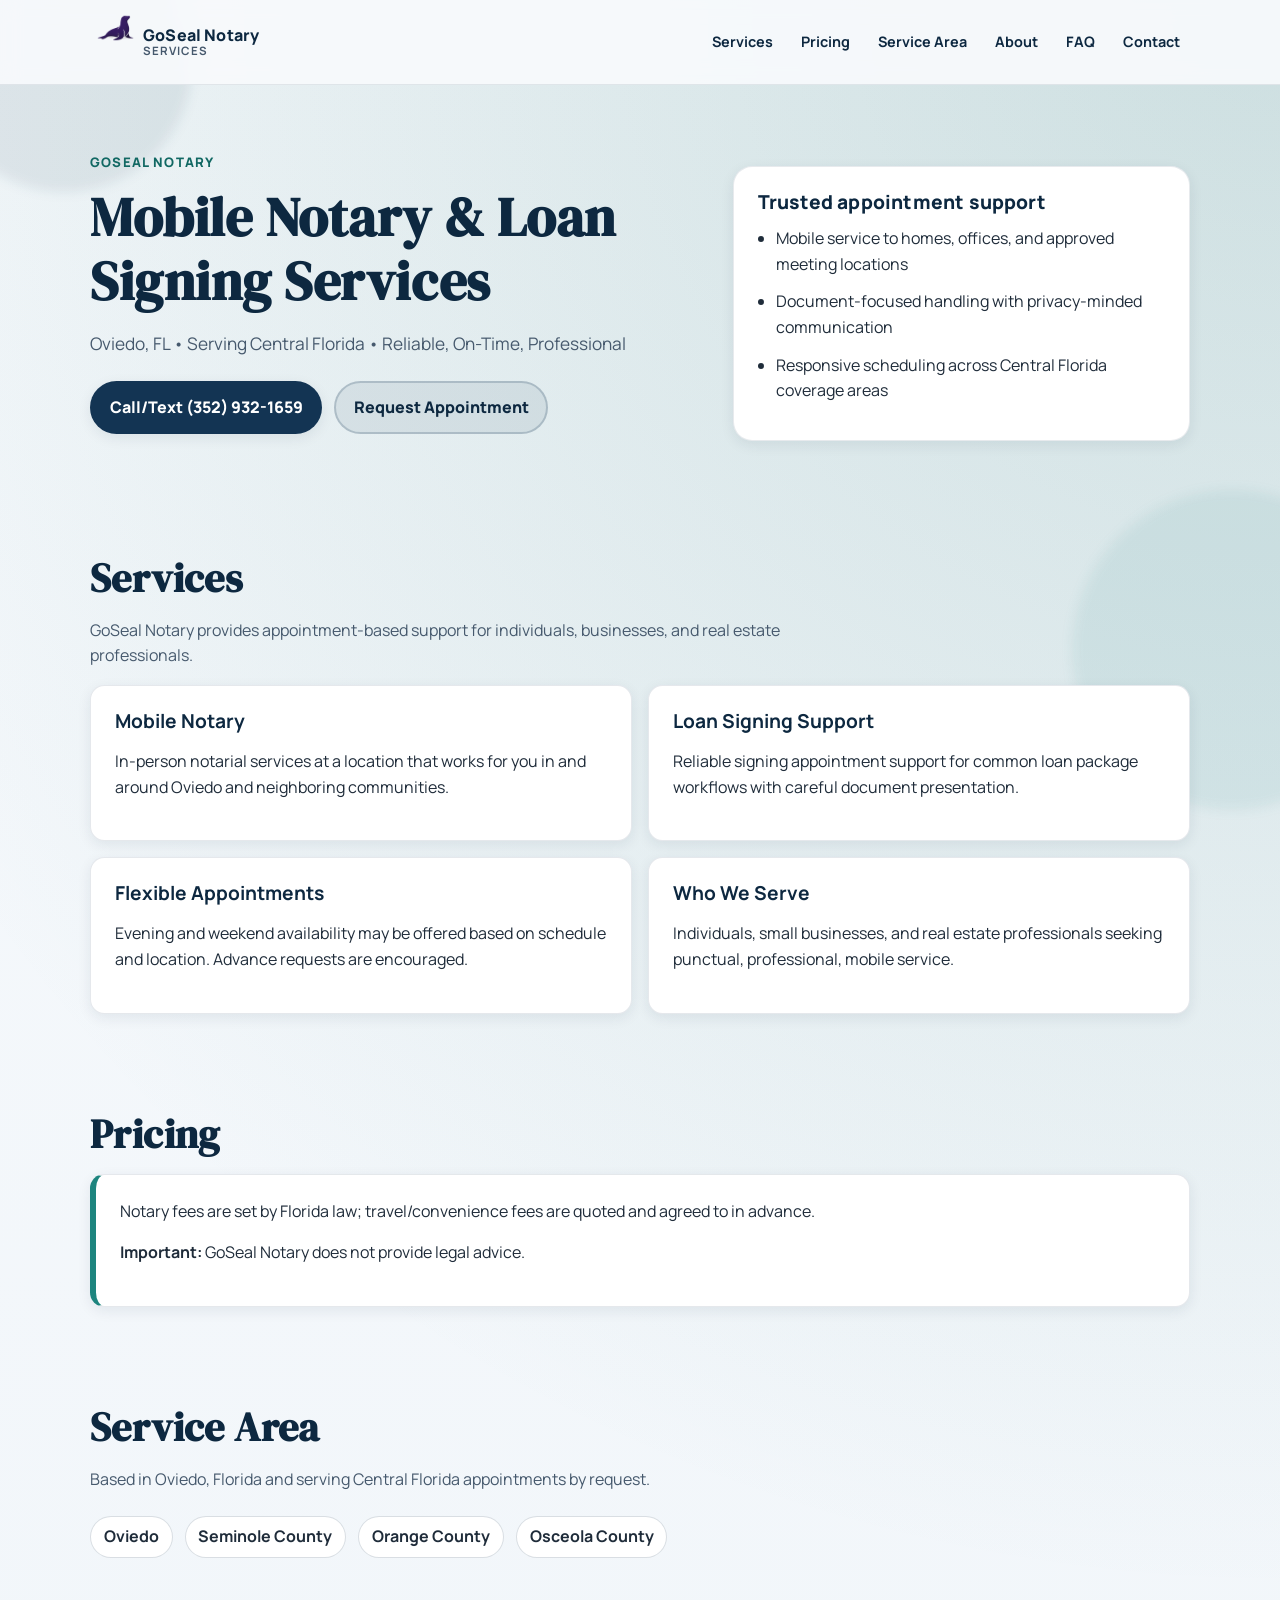
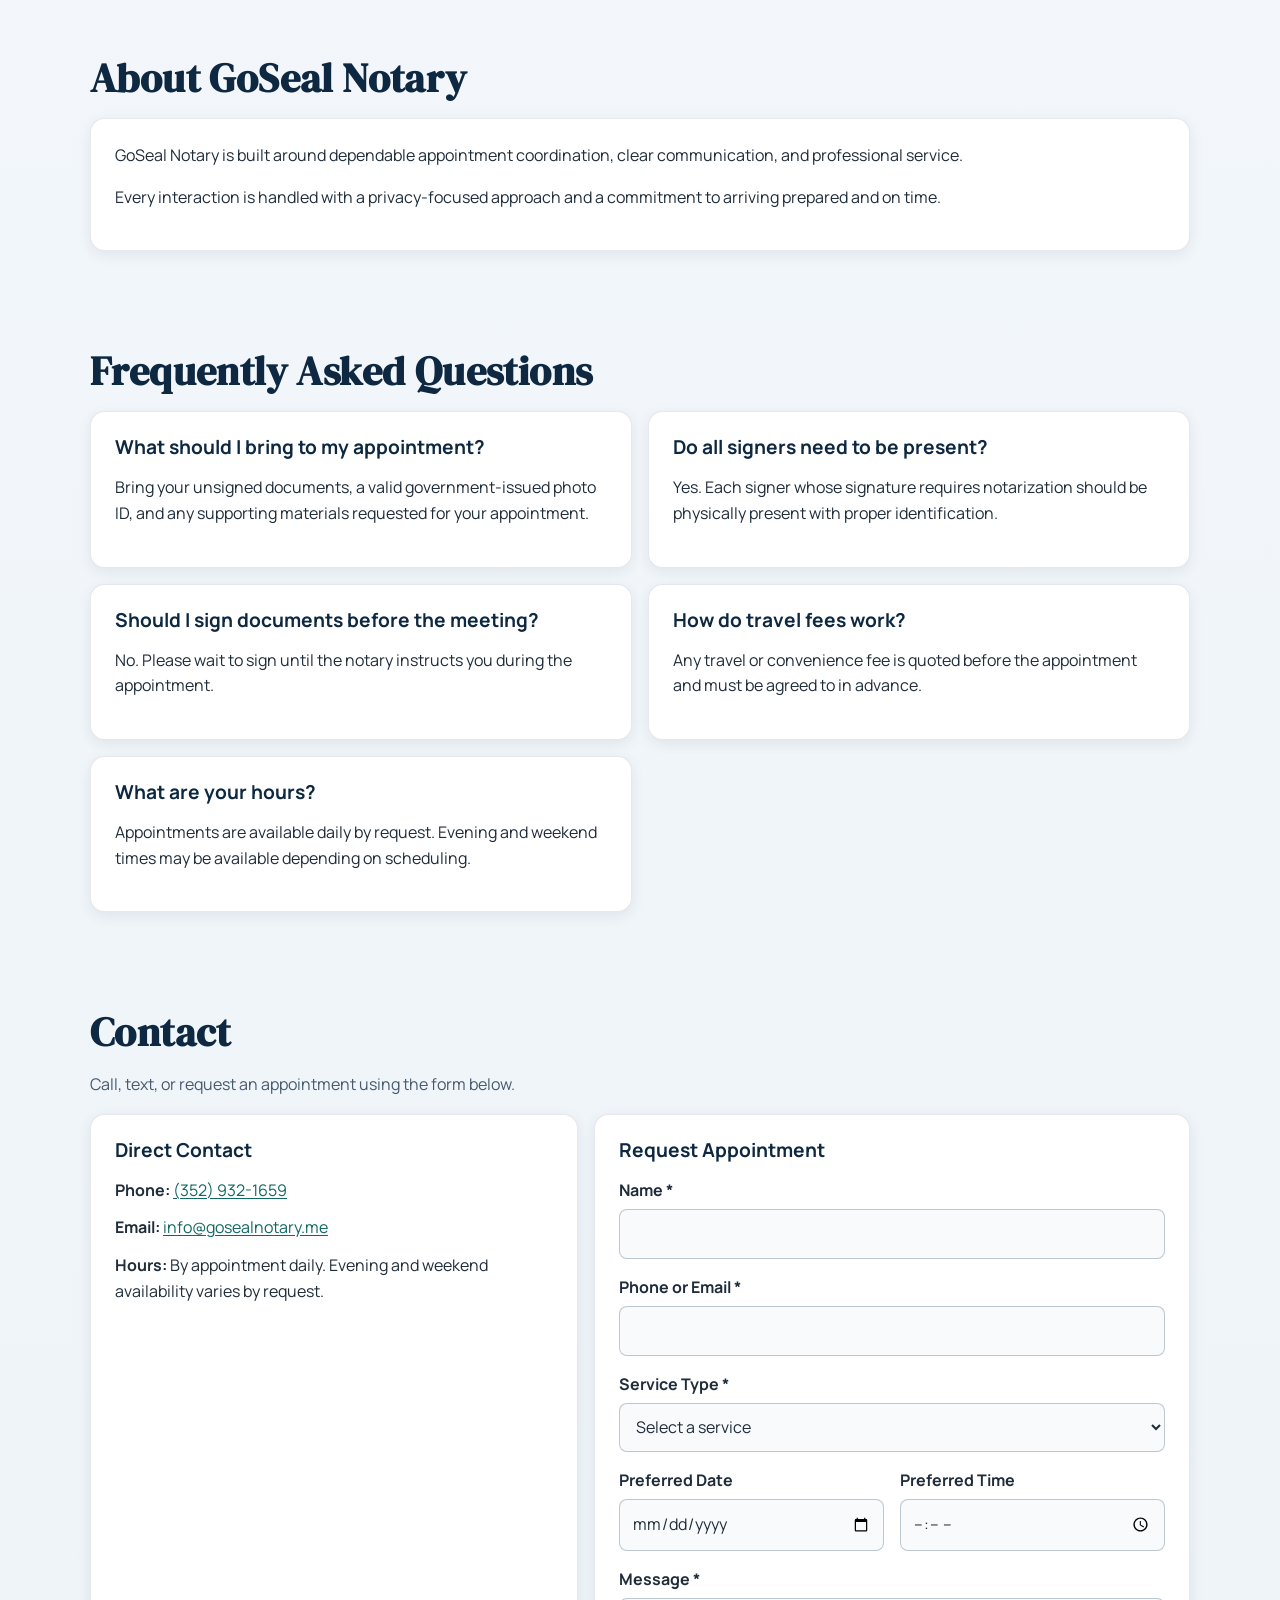
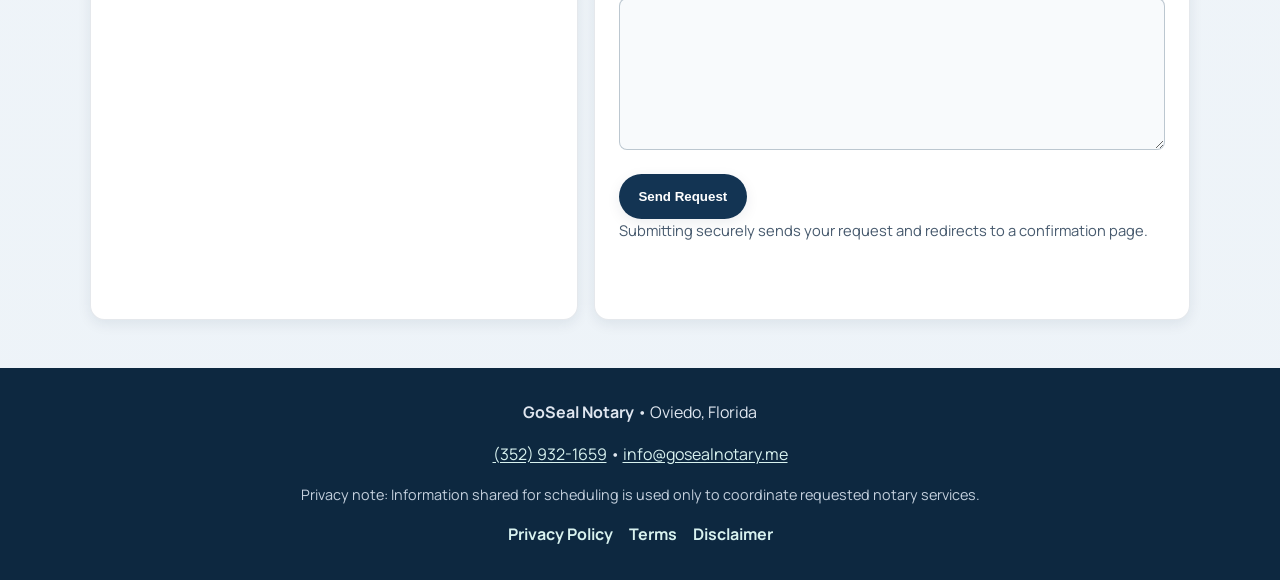
<file: index.html>
<!doctype html>
<html lang="en">
  <head>
    <!-- Google tag (gtag.js) -->
    <script async src="https://www.googletagmanager.com/gtag/js?id=G-GZ86JH74BL"></script>
    <script>
      window.dataLayer = window.dataLayer || [];
      function gtag() {
        dataLayer.push(arguments);
      }
      gtag("js", new Date());
      gtag("config", "G-GZ86JH74BL");
    </script>
    <meta charset="utf-8" />
    <meta name="viewport" content="width=device-width, initial-scale=1" />
    <title>Mobile Notary &amp; Loan Signing Services in Oviedo, FL | GoSeal Notary</title>
    <meta
      name="description"
      content="GoSeal Notary provides mobile notary and loan signing services in Oviedo, Florida and across Central Florida. Reliable, on-time, and professional by-appointment support for individuals, businesses, and real estate professionals."
    />
    <link rel="canonical" href="https://gosealnotary.me/" />

    <meta property="og:title" content="Mobile Notary &amp; Loan Signing Services | GoSeal Notary" />
    <meta
      property="og:description"
      content="Oviedo, FL based mobile notary and loan signing support serving Central Florida. Reliable, on-time, professional."
    />
    <meta property="og:type" content="website" />
    <meta property="og:url" content="https://gosealnotary.me/" />
    <meta property="og:image" content="https://gosealnotary.me/assets/goseal-logo.png" />
    <meta property="og:locale" content="en_US" />

    <meta name="twitter:card" content="summary" />
    <meta name="twitter:title" content="Mobile Notary &amp; Loan Signing Services | GoSeal Notary" />
    <meta
      name="twitter:description"
      content="Oviedo, FL based mobile notary and loan signing support serving Central Florida."
    />
    <meta name="theme-color" content="#133453" />

    <link rel="icon" href="/assets/goseal-favicon.ico" sizes="any" />
    <link rel="icon" type="image/png" sizes="192x192" href="/assets/goseal-icon-192.png" />
    <link rel="icon" type="image/png" sizes="512x512" href="/assets/goseal-icon-512.png" />
    <link rel="apple-touch-icon" href="/assets/goseal-icon-192.png" />
    <link rel="manifest" href="/site.webmanifest" />

    <link rel="preconnect" href="https://fonts.googleapis.com" />
    <link rel="preconnect" href="https://fonts.gstatic.com" crossorigin />
    <link
      href="https://fonts.googleapis.com/css2?family=DM+Serif+Display:ital@0;1&amp;family=Manrope:wght@400;500;600;700;800&amp;display=swap"
      rel="stylesheet"
    />

    <link rel="stylesheet" href="/styles.css" />

    <script type="application/ld+json">
      {
        "@context": "https://schema.org",
        "@type": "LocalBusiness",
        "name": "GoSeal Notary",
        "image": "https://gosealnotary.me/assets/goseal-logo.png",
        "url": "https://gosealnotary.me/",
        "telephone": "(352) 932-1659",
        "email": "info@gosealnotary.me",
        "description": "Mobile notary and loan signing services based in Oviedo, Florida serving Central Florida. Reliable, on-time, professional, and privacy-focused.",
        "priceRange": "$$",
        "address": {
          "@type": "PostalAddress",
          "addressLocality": "Oviedo",
          "addressRegion": "FL",
          "addressCountry": "US"
        },
        "areaServed": [
          {
            "@type": "AdministrativeArea",
            "name": "Seminole County"
          },
          {
            "@type": "AdministrativeArea",
            "name": "Orange County"
          },
          {
            "@type": "AdministrativeArea",
            "name": "Osceola County"
          }
        ],
        "serviceType": ["Mobile Notary Services", "Loan Signing Support"],
        "openingHoursSpecification": [
          {
            "@type": "OpeningHoursSpecification",
            "dayOfWeek": [
              "Monday",
              "Tuesday",
              "Wednesday",
              "Thursday",
              "Friday",
              "Saturday",
              "Sunday"
            ],
            "opens": "08:00",
            "closes": "20:00"
          }
        ]
      }
    </script>
  </head>
  <body>
    <a class="skip-link" href="#main-content">Skip to main content</a>

    <header class="site-header" id="top">
      <div class="container header-inner">
        <a class="brand" href="#top" aria-label="GoSeal Notary home">
          <img
            class="brand-logo"
            src="/assets/goseal-logo-128h.png"
            alt="GoSeal Notary Services seal logo"
            width="103"
            height="128"
          />
          <span class="brand-text">
            <span class="brand-line">GoSeal Notary</span>
            <span class="brand-line brand-line-secondary">Services</span>
          </span>
        </a>
        <nav aria-label="Primary navigation">
          <ul class="nav-list">
            <li><a href="#services">Services</a></li>
            <li><a href="#pricing">Pricing</a></li>
            <li><a href="#service-area">Service Area</a></li>
            <li><a href="#about">About</a></li>
            <li><a href="#faq">FAQ</a></li>
            <li><a href="#contact">Contact</a></li>
          </ul>
        </nav>
      </div>
    </header>

    <main id="main-content">
      <section class="section hero" aria-labelledby="hero-title">
        <div class="container hero-layout">
          <div>
            <p class="eyebrow">GoSeal Notary</p>
            <h1 id="hero-title">Mobile Notary &amp; Loan Signing Services</h1>
            <p class="hero-subline">
              Oviedo, FL • Serving Central Florida • Reliable, On-Time, Professional
            </p>
            <div class="cta-group">
              <a class="btn btn-primary" href="tel:+13529321659">Call/Text (352) 932-1659</a>
              <a class="btn btn-secondary" href="#contact">Request Appointment</a>
            </div>
          </div>
          <aside class="hero-panel" aria-label="Service commitment highlights">
            <h2>Trusted appointment support</h2>
            <ul>
              <li>Mobile service to homes, offices, and approved meeting locations</li>
              <li>Document-focused handling with privacy-minded communication</li>
              <li>Responsive scheduling across Central Florida coverage areas</li>
            </ul>
          </aside>
        </div>
      </section>

      <section class="section" id="services" aria-labelledby="services-title">
        <div class="container">
          <h2 id="services-title">Services</h2>
          <p class="section-intro">
            GoSeal Notary provides appointment-based support for individuals, businesses, and real estate professionals.
          </p>
          <div class="card-grid services-grid">
            <article class="card">
              <h3>Mobile Notary</h3>
              <p>
                In-person notarial services at a location that works for you in and around Oviedo and neighboring communities.
              </p>
            </article>
            <article class="card">
              <h3>Loan Signing Support</h3>
              <p>
                Reliable signing appointment support for common loan package workflows with careful document presentation.
              </p>
            </article>
            <article class="card">
              <h3>Flexible Appointments</h3>
              <p>
                Evening and weekend availability may be offered based on schedule and location. Advance requests are encouraged.
              </p>
            </article>
            <article class="card">
              <h3>Who We Serve</h3>
              <p>
                Individuals, small businesses, and real estate professionals seeking punctual, professional, mobile service.
              </p>
            </article>
          </div>
        </div>
      </section>

      <section class="section" id="pricing" aria-labelledby="pricing-title">
        <div class="container">
          <h2 id="pricing-title">Pricing</h2>
          <div class="card pricing-card">
            <p>
              Notary fees are set by Florida law; travel/convenience fees are quoted and agreed to in advance.
            </p>
            <p><strong>Important:</strong> GoSeal Notary does not provide legal advice.</p>
          </div>
        </div>
      </section>

      <section class="section" id="service-area" aria-labelledby="service-area-title">
        <div class="container">
          <h2 id="service-area-title">Service Area</h2>
          <p class="section-intro">
            Based in Oviedo, Florida and serving Central Florida appointments by request.
          </p>
          <ul class="tag-list" aria-label="Primary service counties">
            <li>Oviedo</li>
            <li>Seminole County</li>
            <li>Orange County</li>
            <li>Osceola County</li>
          </ul>
        </div>
      </section>

      <section class="section" id="about" aria-labelledby="about-title">
        <div class="container">
          <h2 id="about-title">About GoSeal Notary</h2>
          <div class="card">
            <p>
              GoSeal Notary is built around dependable appointment coordination, clear communication, and professional service.
            </p>
            <p>
              Every interaction is handled with a privacy-focused approach and a commitment to arriving prepared and on time.
            </p>
          </div>
        </div>
      </section>

      <section class="section" id="faq" aria-labelledby="faq-title">
        <div class="container">
          <h2 id="faq-title">Frequently Asked Questions</h2>
          <div class="card-grid faq-grid">
            <article class="card">
              <h3>What should I bring to my appointment?</h3>
              <p>
                Bring your unsigned documents, a valid government-issued photo ID, and any supporting materials requested for your appointment.
              </p>
            </article>
            <article class="card">
              <h3>Do all signers need to be present?</h3>
              <p>
                Yes. Each signer whose signature requires notarization should be physically present with proper identification.
              </p>
            </article>
            <article class="card">
              <h3>Should I sign documents before the meeting?</h3>
              <p>No. Please wait to sign until the notary instructs you during the appointment.</p>
            </article>
            <article class="card">
              <h3>How do travel fees work?</h3>
              <p>
                Any travel or convenience fee is quoted before the appointment and must be agreed to in advance.
              </p>
            </article>
            <article class="card">
              <h3>What are your hours?</h3>
              <p>
                Appointments are available daily by request. Evening and weekend times may be available depending on scheduling.
              </p>
            </article>
          </div>
        </div>
      </section>

      <section class="section" id="contact" aria-labelledby="contact-title">
        <div class="container">
          <h2 id="contact-title">Contact</h2>
          <p class="section-intro">Call, text, or request an appointment using the form below.</p>

          <div class="card-grid contact-grid">
            <article class="card contact-card" aria-label="Direct contact information">
              <h3>Direct Contact</h3>
              <p><strong>Phone:</strong> <a href="tel:+13529321659">(352) 932-1659</a></p>
              <p>
                <strong>Email:</strong>
                <a href="mailto:info@gosealnotary.me">info@gosealnotary.me</a>
              </p>
              <p>
                <strong>Hours:</strong> By appointment daily. Evening and weekend availability varies by request.
              </p>
            </article>

            <div class="card form-card">
              <h3>Request Appointment</h3>
              <form
                id="appointment-form"
                action="https://formsubmit.co/govangoes@gmail.com"
                method="POST"
              >
                <input type="text" name="_honey" style="display: none" tabindex="-1" autocomplete="off" />
                <input type="hidden" name="_captcha" value="true" />
                <input type="hidden" name="_subject" value="New GoSeal Notary Request" />
                <input type="hidden" name="_next" value="https://gosealnotary.me/thanks.html" />
                <div class="form-row">
                  <label for="name">Name<span aria-hidden="true"> *</span></label>
                  <input id="name" name="name" type="text" autocomplete="name" required />
                </div>

                <div class="form-row">
                  <label for="preferred_contact">Phone or Email<span aria-hidden="true"> *</span></label>
                  <input
                    id="preferred_contact"
                    name="preferred_contact"
                    type="text"
                    inputmode="email"
                    autocomplete="email"
                    required
                    pattern="(^[^\s@]+@[^\s@]+\.[^\s@]+$)|(^\+?[0-9][0-9\s().-]{6,}$)"
                    title="Enter a valid email address or phone number."
                  />
                </div>

                <div class="form-row">
                  <label for="service_type">Service Type<span aria-hidden="true"> *</span></label>
                  <select id="service_type" name="service_type" required>
                    <option value="" selected disabled>Select a service</option>
                    <option value="Mobile Notary">Mobile Notary</option>
                    <option value="Loan Signing Support">Loan Signing Support</option>
                    <option value="General Notary Inquiry">General Notary Inquiry</option>
                  </select>
                </div>

                <div class="form-row two-up">
                  <div>
                    <label for="preferred_date">Preferred Date</label>
                    <input id="preferred_date" name="preferred_date" type="date" />
                  </div>
                  <div>
                    <label for="preferred_time">Preferred Time</label>
                    <input id="preferred_time" name="preferred_time" type="time" />
                  </div>
                </div>

                <div class="form-row">
                  <label for="message">Message<span aria-hidden="true"> *</span></label>
                  <textarea id="message" name="message" rows="5" required></textarea>
                </div>

                <button class="btn btn-primary" type="submit">Send Request</button>
                <p class="form-help">Submitting securely sends your request and redirects to a confirmation page.</p>
                <p class="form-status" id="form-status" role="status" aria-live="polite"></p>
              </form>
              <noscript>
                <p class="form-help">
                  JavaScript is disabled. The form can still submit normally. If needed, call/text (352) 932-1659 or email info@gosealnotary.me.
                </p>
              </noscript>
            </div>
          </div>
        </div>
      </section>
    </main>

    <footer class="site-footer">
      <div class="container footer-inner">
        <p><strong>GoSeal Notary</strong> • Oviedo, Florida</p>
        <p>
          <a href="tel:+13529321659">(352) 932-1659</a> •
          <a href="mailto:info@gosealnotary.me">info@gosealnotary.me</a>
        </p>
        <p class="privacy-note">
          Privacy note: Information shared for scheduling is used only to coordinate requested notary services.
        </p>
        <nav class="footer-links" aria-label="Footer">
          <a href="/privacy.html">Privacy Policy</a>
          <a href="/terms.html">Terms</a>
          <a href="/disclaimer.html">Disclaimer</a>
        </nav>
      </div>
    </footer>

    <script src="/script.js" defer></script>
  </body>
</html>
</file>
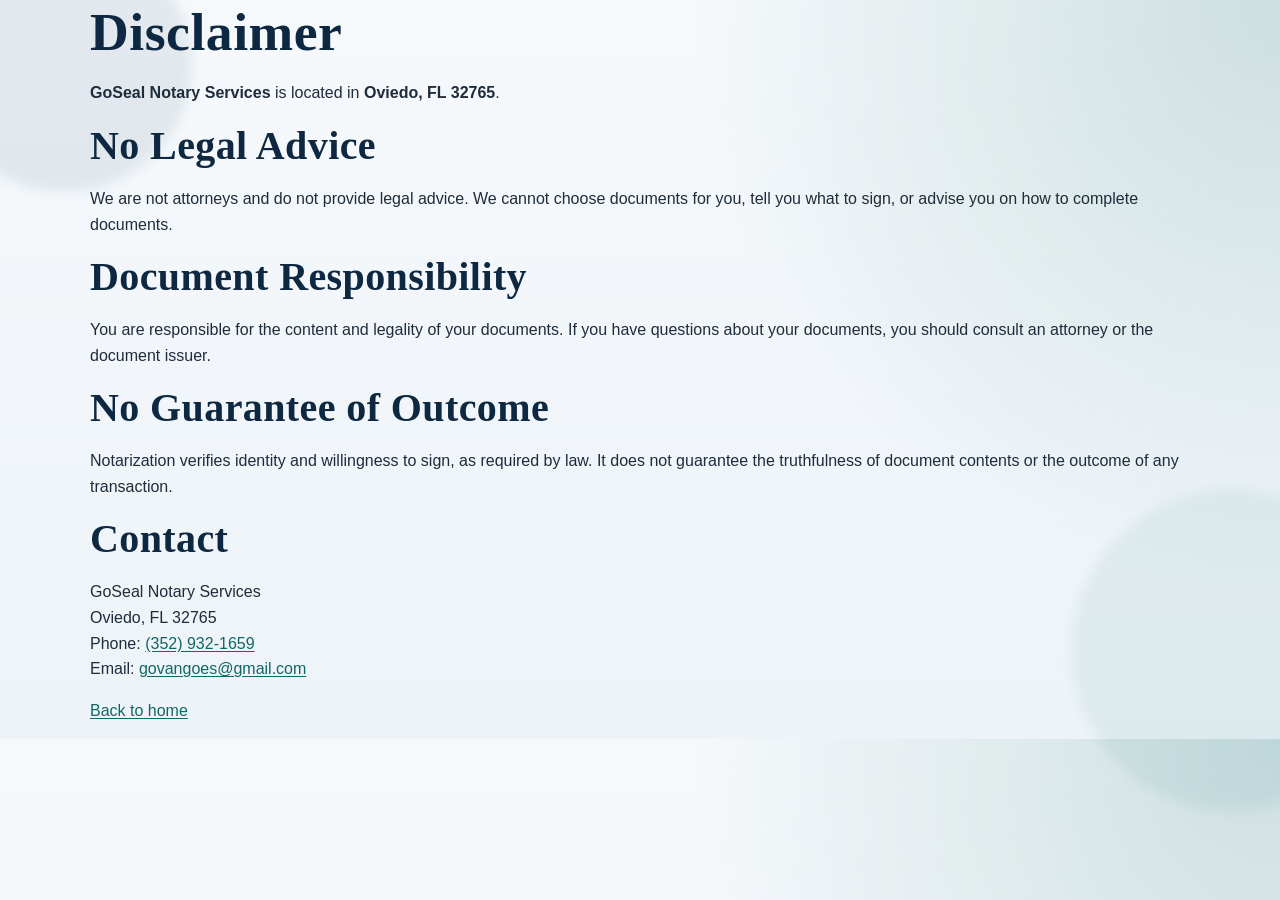
<file: disclaimer.html>
<!doctype html>
<html lang="en">
<head>
  <!-- Google tag (gtag.js) -->
  <script async src="https://www.googletagmanager.com/gtag/js?id=G-GZ86JH74BL"></script>
  <script>
    window.dataLayer = window.dataLayer || [];
    function gtag() {
      dataLayer.push(arguments);
    }
    gtag("js", new Date());
    gtag("config", "G-GZ86JH74BL");
  </script>
  <meta charset="utf-8" />
  <meta name="viewport" content="width=device-width,initial-scale=1" />
  <title>Disclaimer • GoSeal Notary Services</title>
  <meta name="description" content="Disclaimer for GoSeal Notary Services." />
  <meta name="robots" content="index,follow" />
  <link rel="icon" href="/assets/goseal-favicon.ico" sizes="any" />
  <link rel="icon" type="image/png" sizes="192x192" href="/assets/goseal-icon-192.png" />
  <link rel="icon" type="image/png" sizes="512x512" href="/assets/goseal-icon-512.png" />
  <link rel="apple-touch-icon" href="/assets/goseal-icon-192.png" />
  <link rel="manifest" href="/site.webmanifest" />
  <link rel="stylesheet" href="styles.css" />
</head>
<body>
  <main class="container">
    <h1>Disclaimer</h1>
    <p><strong>GoSeal Notary Services</strong> is located in <strong>Oviedo, FL 32765</strong>.</p>

    <h2>No Legal Advice</h2>
    <p>We are not attorneys and do not provide legal advice. We cannot choose documents for you, tell you what to sign, or advise you on how to complete documents.</p>

    <h2>Document Responsibility</h2>
    <p>You are responsible for the content and legality of your documents. If you have questions about your documents, you should consult an attorney or the document issuer.</p>

    <h2>No Guarantee of Outcome</h2>
    <p>Notarization verifies identity and willingness to sign, as required by law. It does not guarantee the truthfulness of document contents or the outcome of any transaction.</p>

    <h2>Contact</h2>
    <p>
      GoSeal Notary Services<br />
      Oviedo, FL 32765<br />
      Phone: <a href="tel:+13529321659">(352) 932-1659</a><br />
      Email: <a href="mailto:govangoes@gmail.com">govangoes@gmail.com</a>
    </p>

    <p><a href="/">Back to home</a></p>
  </main>
  <script src="/script.js" defer></script>
</body>
</html>
</file>
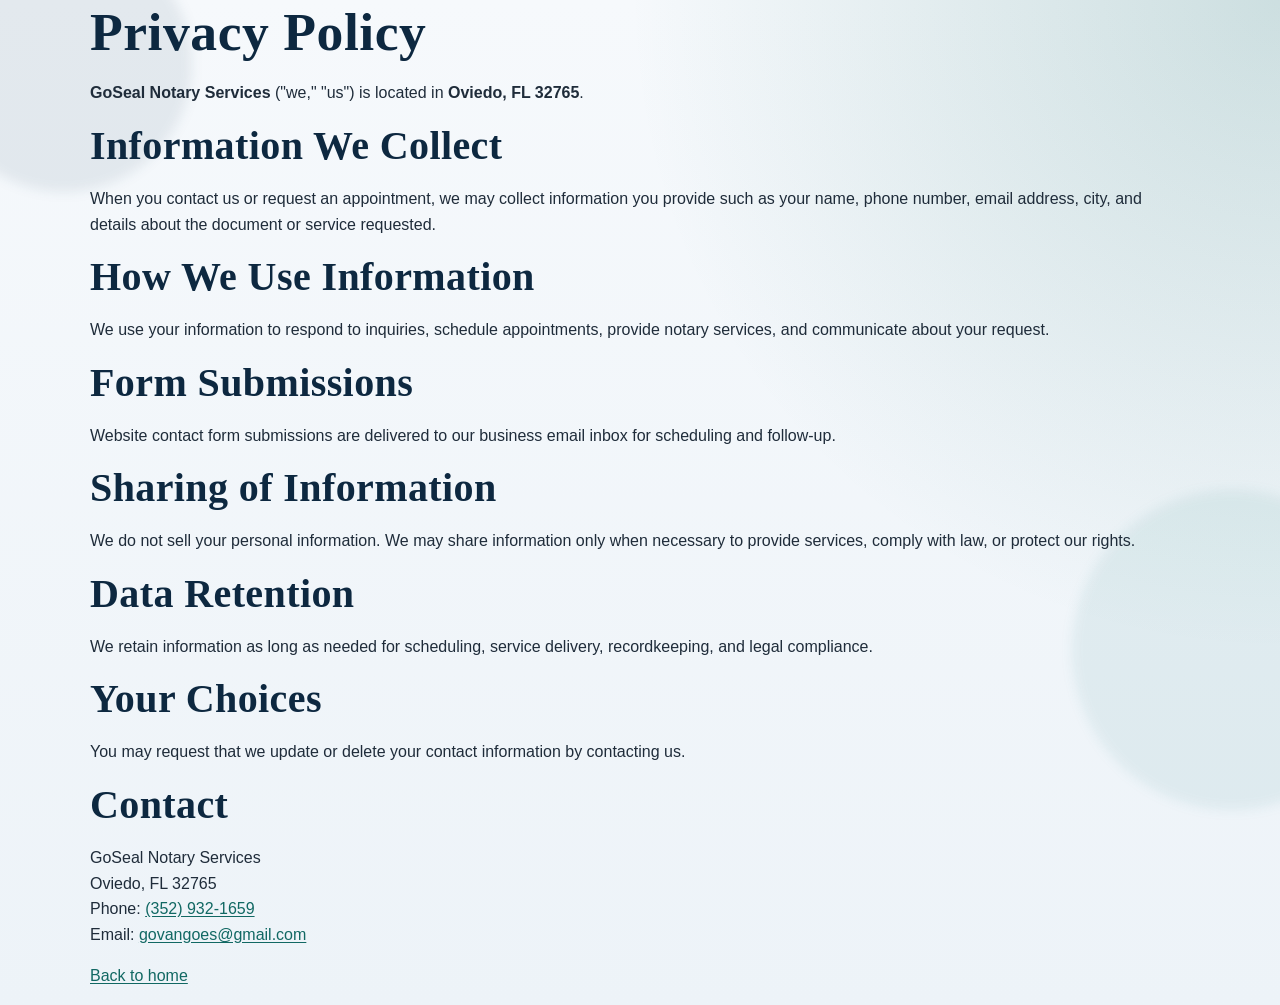
<file: privacy.html>
<!doctype html>
<html lang="en">
<head>
  <!-- Google tag (gtag.js) -->
  <script async src="https://www.googletagmanager.com/gtag/js?id=G-GZ86JH74BL"></script>
  <script>
    window.dataLayer = window.dataLayer || [];
    function gtag() {
      dataLayer.push(arguments);
    }
    gtag("js", new Date());
    gtag("config", "G-GZ86JH74BL");
  </script>
  <meta charset="utf-8" />
  <meta name="viewport" content="width=device-width,initial-scale=1" />
  <title>Privacy Policy • GoSeal Notary Services</title>
  <meta name="description" content="Privacy Policy for GoSeal Notary Services." />
  <meta name="robots" content="index,follow" />
  <link rel="icon" href="/assets/goseal-favicon.ico" sizes="any" />
  <link rel="icon" type="image/png" sizes="192x192" href="/assets/goseal-icon-192.png" />
  <link rel="icon" type="image/png" sizes="512x512" href="/assets/goseal-icon-512.png" />
  <link rel="apple-touch-icon" href="/assets/goseal-icon-192.png" />
  <link rel="manifest" href="/site.webmanifest" />
  <link rel="stylesheet" href="styles.css" />
</head>
<body>
  <main class="container">
    <h1>Privacy Policy</h1>
    <p><strong>GoSeal Notary Services</strong> ("we," "us") is located in <strong>Oviedo, FL 32765</strong>.</p>

    <h2>Information We Collect</h2>
    <p>When you contact us or request an appointment, we may collect information you provide such as your name, phone number, email address, city, and details about the document or service requested.</p>

    <h2>How We Use Information</h2>
    <p>We use your information to respond to inquiries, schedule appointments, provide notary services, and communicate about your request.</p>

    <h2>Form Submissions</h2>
    <p>Website contact form submissions are delivered to our business email inbox for scheduling and follow-up.</p>

    <h2>Sharing of Information</h2>
    <p>We do not sell your personal information. We may share information only when necessary to provide services, comply with law, or protect our rights.</p>

    <h2>Data Retention</h2>
    <p>We retain information as long as needed for scheduling, service delivery, recordkeeping, and legal compliance.</p>

    <h2>Your Choices</h2>
    <p>You may request that we update or delete your contact information by contacting us.</p>

    <h2>Contact</h2>
    <p>
      GoSeal Notary Services<br />
      Oviedo, FL 32765<br />
      Phone: <a href="tel:+13529321659">(352) 932-1659</a><br />
      Email: <a href="mailto:govangoes@gmail.com">govangoes@gmail.com</a>
    </p>

    <p><a href="/">Back to home</a></p>
  </main>
  <script src="/script.js" defer></script>
</body>
</html>
</file>
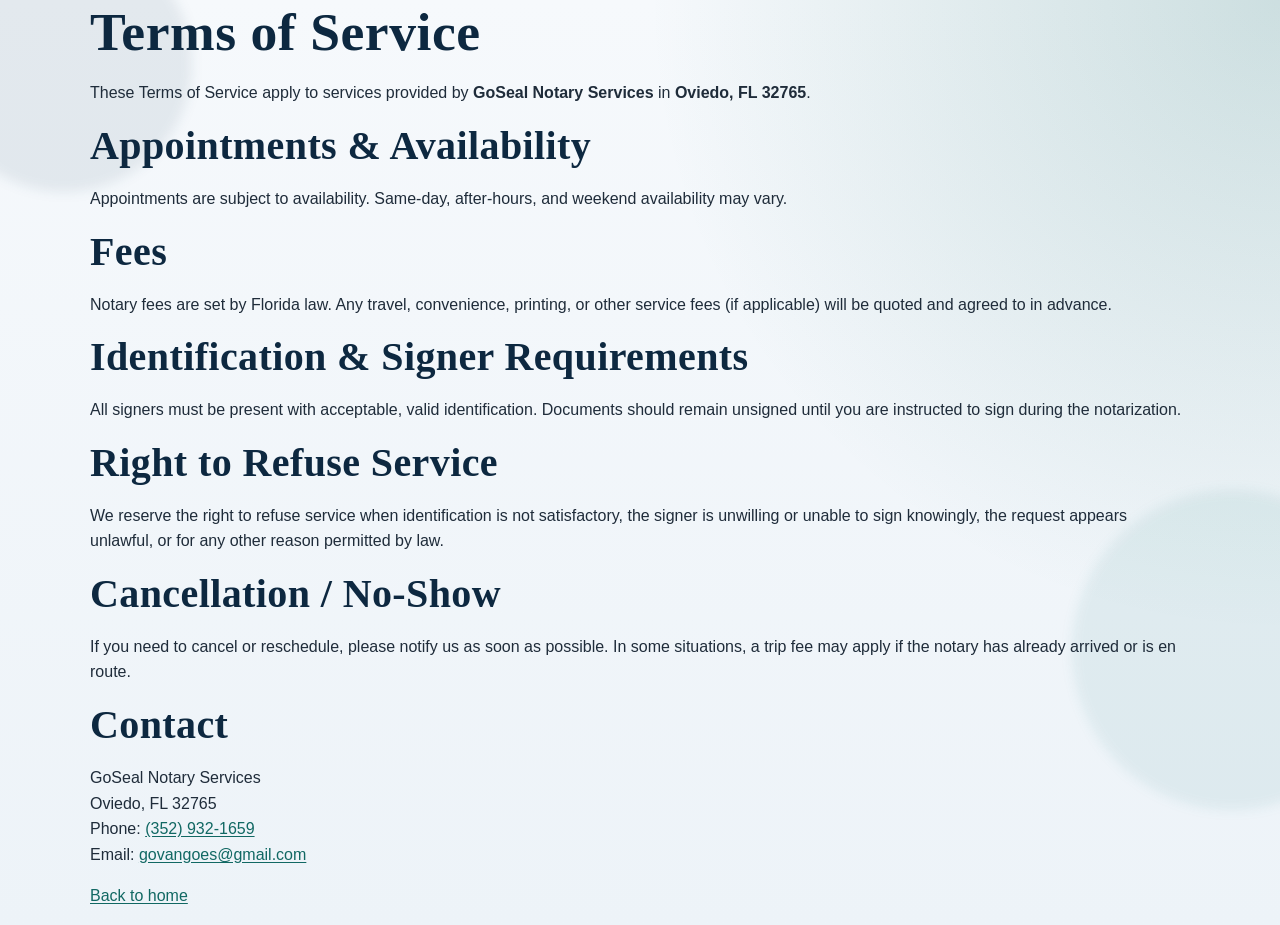
<file: terms.html>
<!doctype html>
<html lang="en">
<head>
  <!-- Google tag (gtag.js) -->
  <script async src="https://www.googletagmanager.com/gtag/js?id=G-GZ86JH74BL"></script>
  <script>
    window.dataLayer = window.dataLayer || [];
    function gtag() {
      dataLayer.push(arguments);
    }
    gtag("js", new Date());
    gtag("config", "G-GZ86JH74BL");
  </script>
  <meta charset="utf-8" />
  <meta name="viewport" content="width=device-width,initial-scale=1" />
  <title>Terms of Service • GoSeal Notary Services</title>
  <meta name="description" content="Terms of Service for GoSeal Notary Services." />
  <meta name="robots" content="index,follow" />
  <link rel="icon" href="/assets/goseal-favicon.ico" sizes="any" />
  <link rel="icon" type="image/png" sizes="192x192" href="/assets/goseal-icon-192.png" />
  <link rel="icon" type="image/png" sizes="512x512" href="/assets/goseal-icon-512.png" />
  <link rel="apple-touch-icon" href="/assets/goseal-icon-192.png" />
  <link rel="manifest" href="/site.webmanifest" />
  <link rel="stylesheet" href="styles.css" />
</head>
<body>
  <main class="container">
    <h1>Terms of Service</h1>
    <p>These Terms of Service apply to services provided by <strong>GoSeal Notary Services</strong> in <strong>Oviedo, FL 32765</strong>.</p>

    <h2>Appointments &amp; Availability</h2>
    <p>Appointments are subject to availability. Same-day, after-hours, and weekend availability may vary.</p>

    <h2>Fees</h2>
    <p>Notary fees are set by Florida law. Any travel, convenience, printing, or other service fees (if applicable) will be quoted and agreed to in advance.</p>

    <h2>Identification &amp; Signer Requirements</h2>
    <p>All signers must be present with acceptable, valid identification. Documents should remain unsigned until you are instructed to sign during the notarization.</p>

    <h2>Right to Refuse Service</h2>
    <p>We reserve the right to refuse service when identification is not satisfactory, the signer is unwilling or unable to sign knowingly, the request appears unlawful, or for any other reason permitted by law.</p>

    <h2>Cancellation / No-Show</h2>
    <p>If you need to cancel or reschedule, please notify us as soon as possible. In some situations, a trip fee may apply if the notary has already arrived or is en route.</p>

    <h2>Contact</h2>
    <p>
      GoSeal Notary Services<br />
      Oviedo, FL 32765<br />
      Phone: <a href="tel:+13529321659">(352) 932-1659</a><br />
      Email: <a href="mailto:govangoes@gmail.com">govangoes@gmail.com</a>
    </p>

    <p><a href="/">Back to home</a></p>
  </main>
  <script src="/script.js" defer></script>
</body>
</html>
</file>
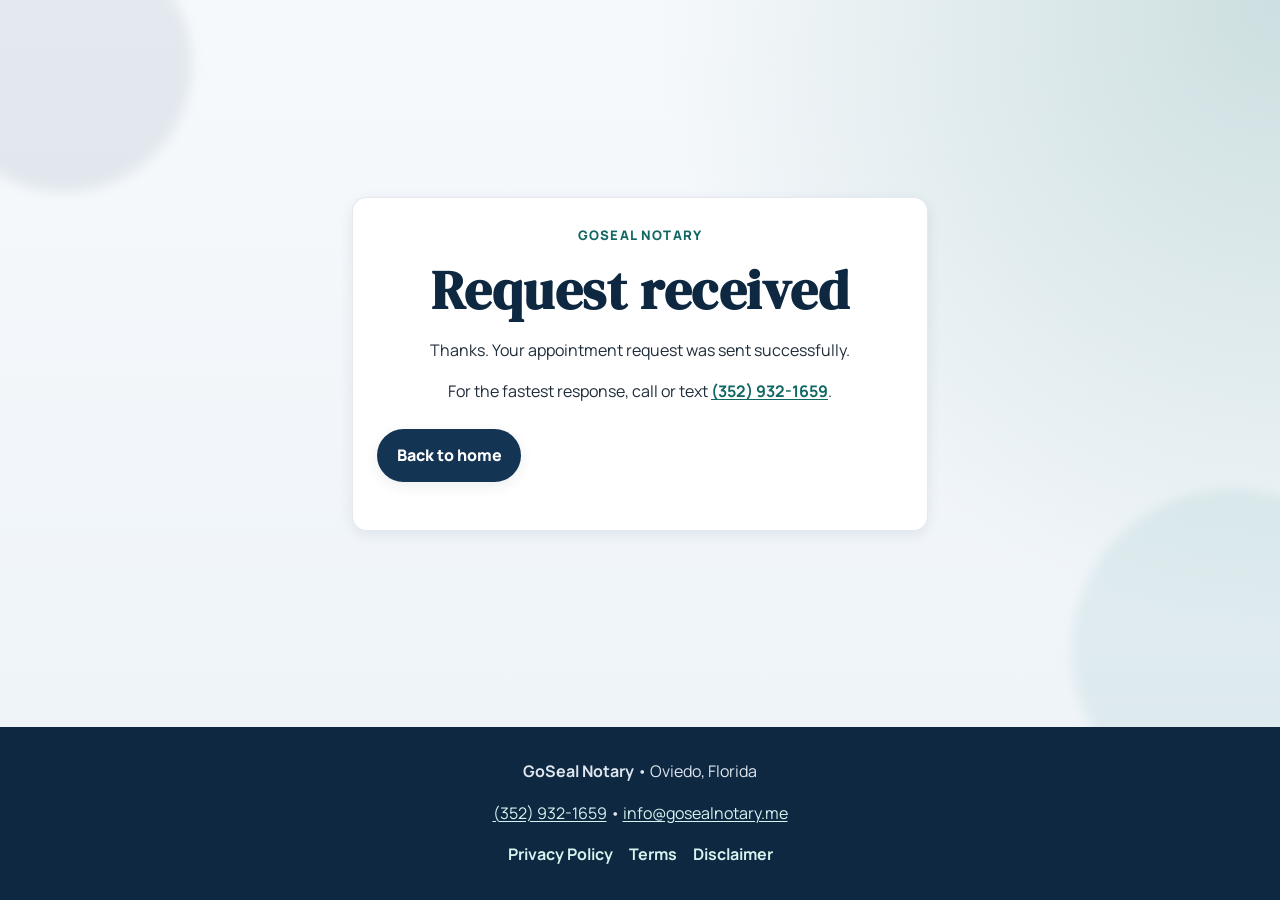
<file: thanks.html>
<!doctype html>
<html lang="en">
  <head>
    <!-- Google tag (gtag.js) -->
    <script async src="https://www.googletagmanager.com/gtag/js?id=G-GZ86JH74BL"></script>
    <script>
      window.dataLayer = window.dataLayer || [];
      function gtag() {
        dataLayer.push(arguments);
      }
      gtag("js", new Date());
      gtag("config", "G-GZ86JH74BL");
    </script>
    <meta charset="utf-8" />
    <meta name="viewport" content="width=device-width, initial-scale=1" />
    <title>Request Received | GoSeal Notary</title>
    <meta name="robots" content="noindex" />
    <link rel="icon" href="/assets/goseal-favicon.ico" sizes="any" />
    <link rel="icon" type="image/png" sizes="192x192" href="/assets/goseal-icon-192.png" />
    <link rel="icon" type="image/png" sizes="512x512" href="/assets/goseal-icon-512.png" />
    <link rel="apple-touch-icon" href="/assets/goseal-icon-192.png" />
    <link rel="manifest" href="/site.webmanifest" />
    <link rel="preconnect" href="https://fonts.googleapis.com" />
    <link rel="preconnect" href="https://fonts.gstatic.com" crossorigin />
    <link
      href="https://fonts.googleapis.com/css2?family=DM+Serif+Display:ital@0;1&amp;family=Manrope:wght@400;500;600;700;800&amp;display=swap"
      rel="stylesheet"
    />
    <link rel="stylesheet" href="/styles.css" />
  </head>
  <body class="not-found-page">
    <main class="section" id="main-content">
      <div class="container card not-found-card">
        <p class="eyebrow">GoSeal Notary</p>
        <h1>Request received</h1>
        <p>Thanks. Your appointment request was sent successfully.</p>
        <p>
          For the fastest response, call or text <strong><a href="tel:+13529321659">(352) 932-1659</a></strong>.
        </p>
        <div class="cta-group">
          <a class="btn btn-primary" href="/">Back to home</a>
        </div>
      </div>
    </main>
    <footer class="site-footer">
      <div class="container footer-inner">
        <p><strong>GoSeal Notary</strong> • Oviedo, Florida</p>
        <p>
          <a href="tel:+13529321659">(352) 932-1659</a> •
          <a href="mailto:info@gosealnotary.me">info@gosealnotary.me</a>
        </p>
        <nav class="footer-links" aria-label="Footer">
          <a href="/privacy.html">Privacy Policy</a>
          <a href="/terms.html">Terms</a>
          <a href="/disclaimer.html">Disclaimer</a>
        </nav>
      </div>
    </footer>
    <script src="/script.js" defer></script>
  </body>
</html>
</file>
<file: styles.css>
:root {
  --color-navy-900: #0d2840;
  --color-navy-700: #133453;
  --color-slate-900: #1f2c3a;
  --color-slate-700: #46596d;
  --color-slate-200: #dde4ec;
  --color-slate-100: #eef3f8;
  --color-surface: #f8fafc;
  --color-white: #ffffff;
  --color-accent: #1d847e;
  --color-accent-strong: #116863;
  --color-focus: #ff9f43;
  --shadow-sm: 0 4px 14px rgba(13, 40, 64, 0.08);
  --shadow-md: 0 14px 38px rgba(13, 40, 64, 0.12);
  --radius-sm: 0.5rem;
  --radius-md: 0.9rem;
  --radius-lg: 1.2rem;
  --space-1: 0.5rem;
  --space-2: 0.75rem;
  --space-3: 1rem;
  --space-4: 1.5rem;
  --space-5: 2rem;
  --space-6: 3rem;
  --space-7: 4rem;
  --max-width: 68.75rem;
  --font-heading: "DM Serif Display", Georgia, "Times New Roman", serif;
  --font-body: "Manrope", "Segoe UI", "Helvetica Neue", Arial, sans-serif;
}

* {
  box-sizing: border-box;
}

html {
  scroll-behavior: smooth;
}

body {
  margin: 0;
  color: var(--color-slate-900);
  font-family: var(--font-body);
  font-size: 1rem;
  line-height: 1.6;
  background:
    radial-gradient(circle at top right, rgba(17, 104, 99, 0.18), transparent 40%),
    linear-gradient(180deg, #f6f9fc 0%, #edf3f8 100%);
}

body::before,
body::after {
  content: "";
  position: fixed;
  z-index: -1;
  border-radius: 999px;
  filter: blur(6px);
}

body::before {
  width: 16rem;
  height: 16rem;
  top: -4rem;
  left: -4rem;
  background: rgba(19, 52, 83, 0.08);
}

body::after {
  width: 20rem;
  height: 20rem;
  right: -7rem;
  bottom: 10%;
  background: rgba(29, 132, 126, 0.08);
}

a {
  color: var(--color-accent-strong);
  text-underline-offset: 0.15em;
}

a:hover {
  color: var(--color-accent);
}

a:focus-visible,
button:focus-visible,
input:focus-visible,
select:focus-visible,
textarea:focus-visible {
  outline: 3px solid var(--color-focus);
  outline-offset: 2px;
}

img {
  max-width: 100%;
  display: block;
}

h1,
h2,
h3 {
  margin: 0 0 var(--space-3);
  line-height: 1.2;
  color: var(--color-navy-900);
}

h1,
h2 {
  font-family: var(--font-heading);
  letter-spacing: 0.01em;
}

h1 {
  font-size: clamp(2rem, 6vw, 3.35rem);
}

h2 {
  font-size: clamp(1.7rem, 4vw, 2.5rem);
}

h3 {
  font-size: 1.2rem;
}

p,
ul {
  margin: 0 0 var(--space-3);
}

.skip-link {
  position: absolute;
  left: 1rem;
  top: -3rem;
  background: var(--color-navy-900);
  color: var(--color-white);
  padding: 0.6rem 0.9rem;
  border-radius: var(--radius-sm);
  z-index: 1000;
  text-decoration: none;
}

.skip-link:focus {
  top: 1rem;
}

.container {
  width: min(calc(100% - 2rem), var(--max-width));
  margin-inline: auto;
}

.section {
  padding-block: var(--space-6);
}

.site-header {
  position: sticky;
  top: 0;
  z-index: 50;
  background: rgba(248, 250, 252, 0.92);
  border-bottom: 1px solid rgba(19, 52, 83, 0.1);
  backdrop-filter: blur(10px);
}

.header-inner {
  min-height: 4.7rem;
  display: flex;
  align-items: center;
  justify-content: space-between;
  gap: var(--space-3);
}

.brand {
  display: inline-flex;
  align-items: center;
  gap: 0.5rem;
  color: var(--color-navy-900);
  text-decoration: none;
  min-width: 0;
}

.brand-logo {
  height: 44px;
  width: auto;
  display: block;
  flex: 0 0 auto;
}

.brand-text {
  display: flex;
  flex-direction: column;
  gap: 0.1rem;
  line-height: 1;
}

.brand-line {
  display: block;
  font-family: var(--font-body);
  font-size: 0.9rem;
  font-weight: 800;
  letter-spacing: 0.01em;
}

.brand-line-secondary {
  font-size: 0.66rem;
  font-weight: 700;
  letter-spacing: 0.08em;
  text-transform: uppercase;
  color: var(--color-slate-700);
}

.nav-list {
  list-style: none;
  margin: 0;
  padding: 0;
  display: flex;
  flex-wrap: wrap;
  justify-content: flex-end;
  gap: 0.3rem;
}

.nav-list a {
  display: inline-block;
  color: var(--color-navy-900);
  text-decoration: none;
  font-weight: 700;
  font-size: 0.9rem;
  padding: 0.45rem 0.65rem;
  border-radius: var(--radius-sm);
}

.nav-list a:hover,
.nav-list a:focus-visible {
  background: rgba(19, 52, 83, 0.09);
}

.hero {
  padding-top: var(--space-7);
}

.hero-layout {
  display: grid;
  gap: var(--space-4);
}

.eyebrow {
  display: inline-block;
  font-size: 0.82rem;
  font-weight: 800;
  text-transform: uppercase;
  letter-spacing: 0.09em;
  color: var(--color-accent-strong);
  margin-bottom: var(--space-2);
}

.hero-subline {
  max-width: 42rem;
  color: var(--color-slate-700);
  font-size: 1.08rem;
}

.hero-panel {
  background: var(--color-white);
  border: 1px solid rgba(19, 52, 83, 0.1);
  border-radius: var(--radius-lg);
  box-shadow: var(--shadow-sm);
  padding: var(--space-4);
}

.hero-panel h2 {
  font-family: var(--font-body);
  font-size: 1.2rem;
  font-weight: 800;
  margin-bottom: var(--space-2);
}

.hero-panel ul {
  padding-left: 1.15rem;
  margin: 0;
}

.hero-panel li {
  margin-bottom: var(--space-2);
}

.cta-group {
  display: flex;
  flex-wrap: wrap;
  gap: var(--space-2);
  margin-block: var(--space-4);
}

.btn {
  display: inline-flex;
  align-items: center;
  justify-content: center;
  border-radius: 999px;
  text-decoration: none;
  font-weight: 800;
  padding: 0.72rem 1.1rem;
  min-height: 2.8rem;
  border: 2px solid transparent;
}

.btn-primary {
  background: var(--color-navy-700);
  color: var(--color-white);
  box-shadow: var(--shadow-sm);
}

.btn-primary:hover {
  background: #0f2c44;
  color: var(--color-white);
}

.btn-secondary {
  background: rgba(19, 52, 83, 0.08);
  border-color: rgba(19, 52, 83, 0.2);
  color: var(--color-navy-900);
}

.btn-secondary:hover {
  background: rgba(19, 52, 83, 0.16);
}

.section-intro {
  max-width: 45rem;
  color: var(--color-slate-700);
}

.card-grid {
  display: grid;
  gap: var(--space-3);
}

.card {
  background: var(--color-white);
  border: 1px solid rgba(19, 52, 83, 0.11);
  border-radius: var(--radius-md);
  box-shadow: var(--shadow-sm);
  padding: var(--space-4);
}

.pricing-card {
  border-left: 6px solid var(--color-accent);
}

.tag-list {
  list-style: none;
  margin: var(--space-4) 0 0;
  padding: 0;
  display: flex;
  flex-wrap: wrap;
  gap: var(--space-2);
}

.tag-list li {
  background: var(--color-white);
  border: 1px solid rgba(19, 52, 83, 0.16);
  border-radius: 999px;
  padding: 0.45rem 0.8rem;
  font-weight: 700;
}

.contact-card p {
  margin-bottom: var(--space-2);
}

.form-row {
  margin-bottom: var(--space-3);
}

.form-row label {
  display: block;
  font-weight: 700;
  margin-bottom: 0.35rem;
}

.two-up {
  display: grid;
  gap: var(--space-3);
}

input,
select,
textarea {
  width: 100%;
  border: 1px solid rgba(19, 52, 83, 0.26);
  border-radius: var(--radius-sm);
  background: var(--color-surface);
  color: var(--color-slate-900);
  font: inherit;
  padding: 0.7rem 0.75rem;
}

textarea {
  resize: vertical;
}

.form-help,
.form-status {
  color: var(--color-slate-700);
  font-size: 0.92rem;
}

.form-status {
  min-height: 1.3rem;
  margin-top: var(--space-2);
}

.form-status.error {
  color: #8f1f26;
}

.site-footer {
  background: var(--color-navy-900);
  color: #dfe6ef;
  padding-block: var(--space-5);
}

.site-footer a {
  color: #d8f2ef;
}

.footer-inner {
  text-align: center;
}

.footer-links {
  display: flex;
  flex-wrap: wrap;
  justify-content: center;
  gap: 0.5rem 1rem;
  margin-top: var(--space-3);
}

.footer-links a {
  font-weight: 700;
  text-decoration: none;
}

.footer-links a:hover,
.footer-links a:focus-visible {
  text-decoration: underline;
}

.privacy-note {
  color: #c4d0dd;
  font-size: 0.9rem;
}

.not-found-page {
  min-height: 100vh;
  display: flex;
  flex-direction: column;
}

.not-found-page main {
  flex: 1;
  width: 100%;
  display: grid;
  place-items: center;
}

.not-found-page .site-footer {
  width: 100%;
}

.not-found-card {
  max-width: 36rem;
  text-align: center;
}

@media (min-width: 48rem) {
  .header-inner {
    min-height: 5.25rem;
  }

  .brand-logo {
    height: 56px;
  }

  .brand-line {
    font-size: 1rem;
  }

  .brand-line-secondary {
    font-size: 0.72rem;
    white-space: nowrap;
  }

  .nav-list {
    gap: 0.45rem;
  }

  .hero-layout {
    grid-template-columns: 1.15fr 0.85fr;
    align-items: center;
  }

  .services-grid,
  .faq-grid {
    grid-template-columns: repeat(2, minmax(0, 1fr));
  }

  .contact-grid {
    grid-template-columns: 0.9fr 1.1fr;
  }

  .two-up {
    grid-template-columns: repeat(2, minmax(0, 1fr));
  }
}

@media (prefers-reduced-motion: reduce) {
  *,
  *::before,
  *::after {
    animation-duration: 0.01ms !important;
    animation-iteration-count: 1 !important;
    transition-duration: 0.01ms !important;
    scroll-behavior: auto !important;
  }
}

@media print {
  .site-header,
  .cta-group,
  form,
  .btn {
    display: none !important;
  }

  body {
    background: #fff;
    color: #000;
  }

  .card {
    box-shadow: none;
  }
}
</file>
